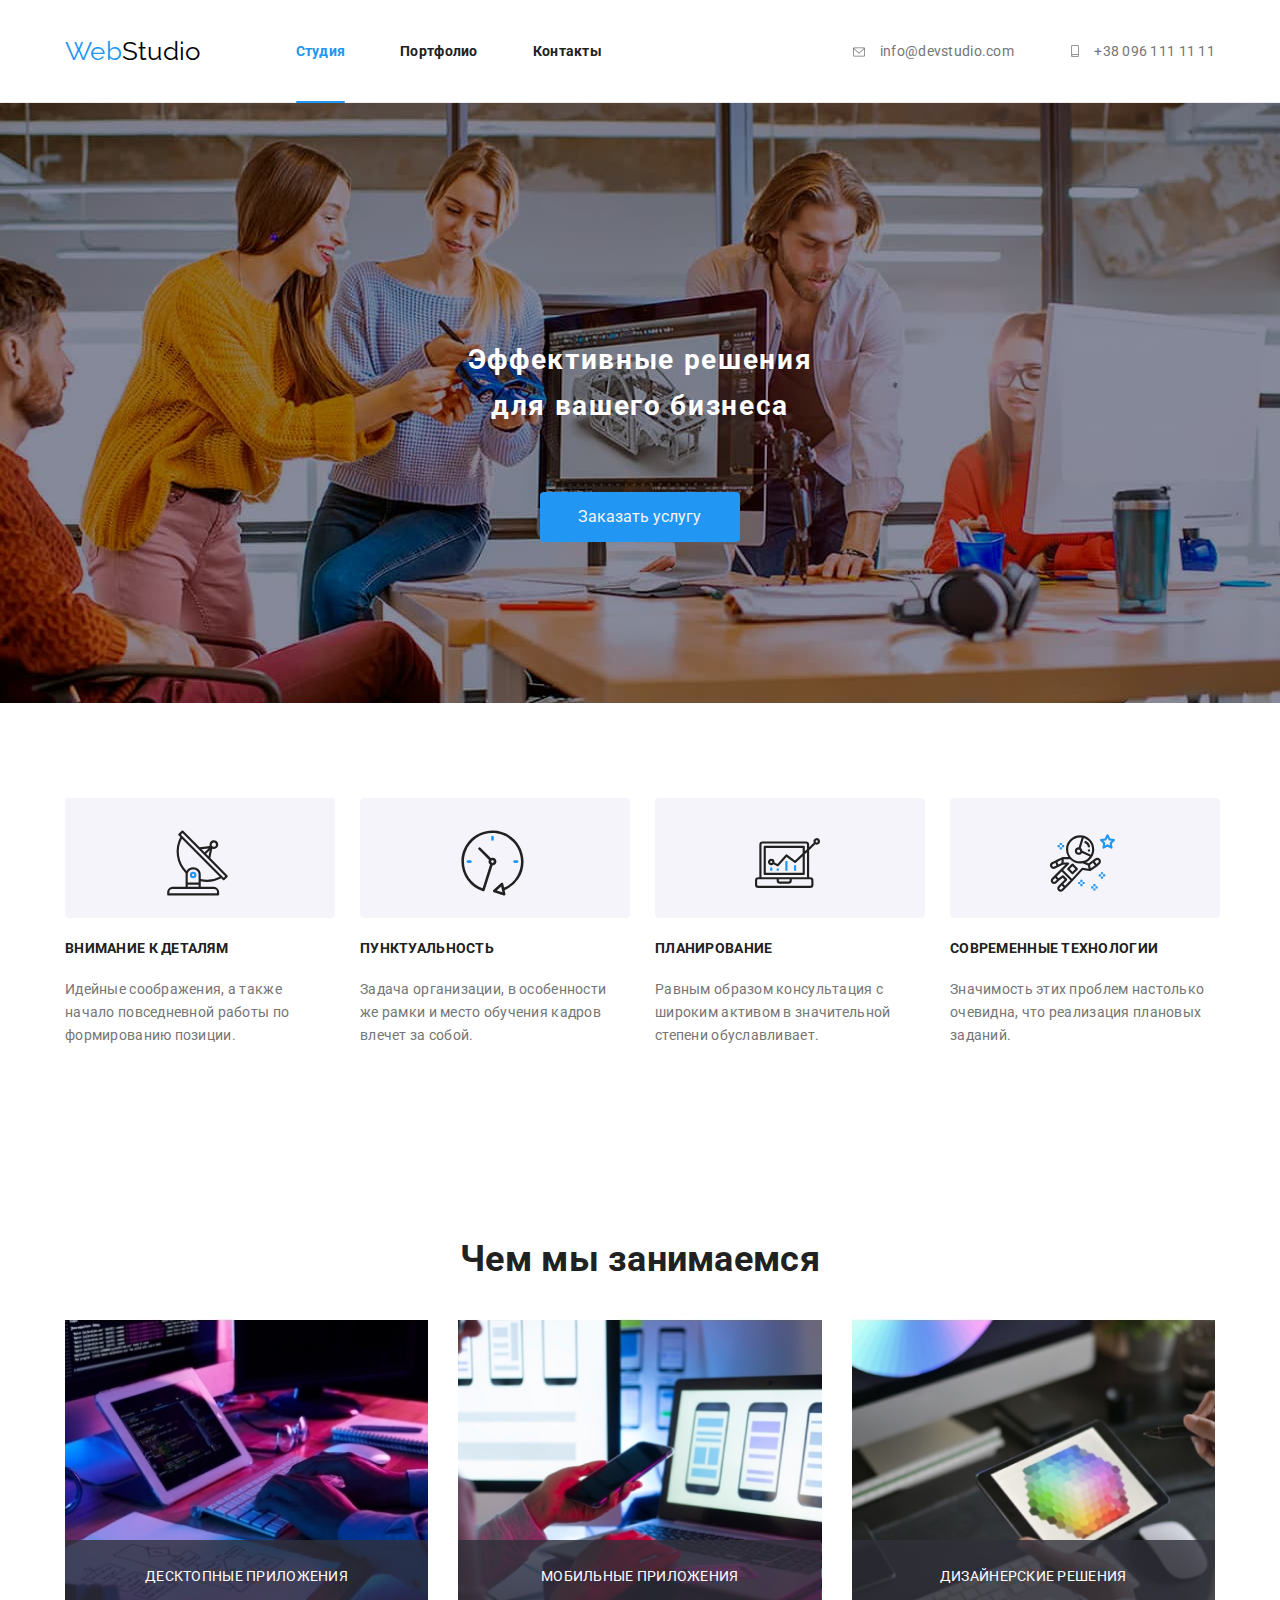
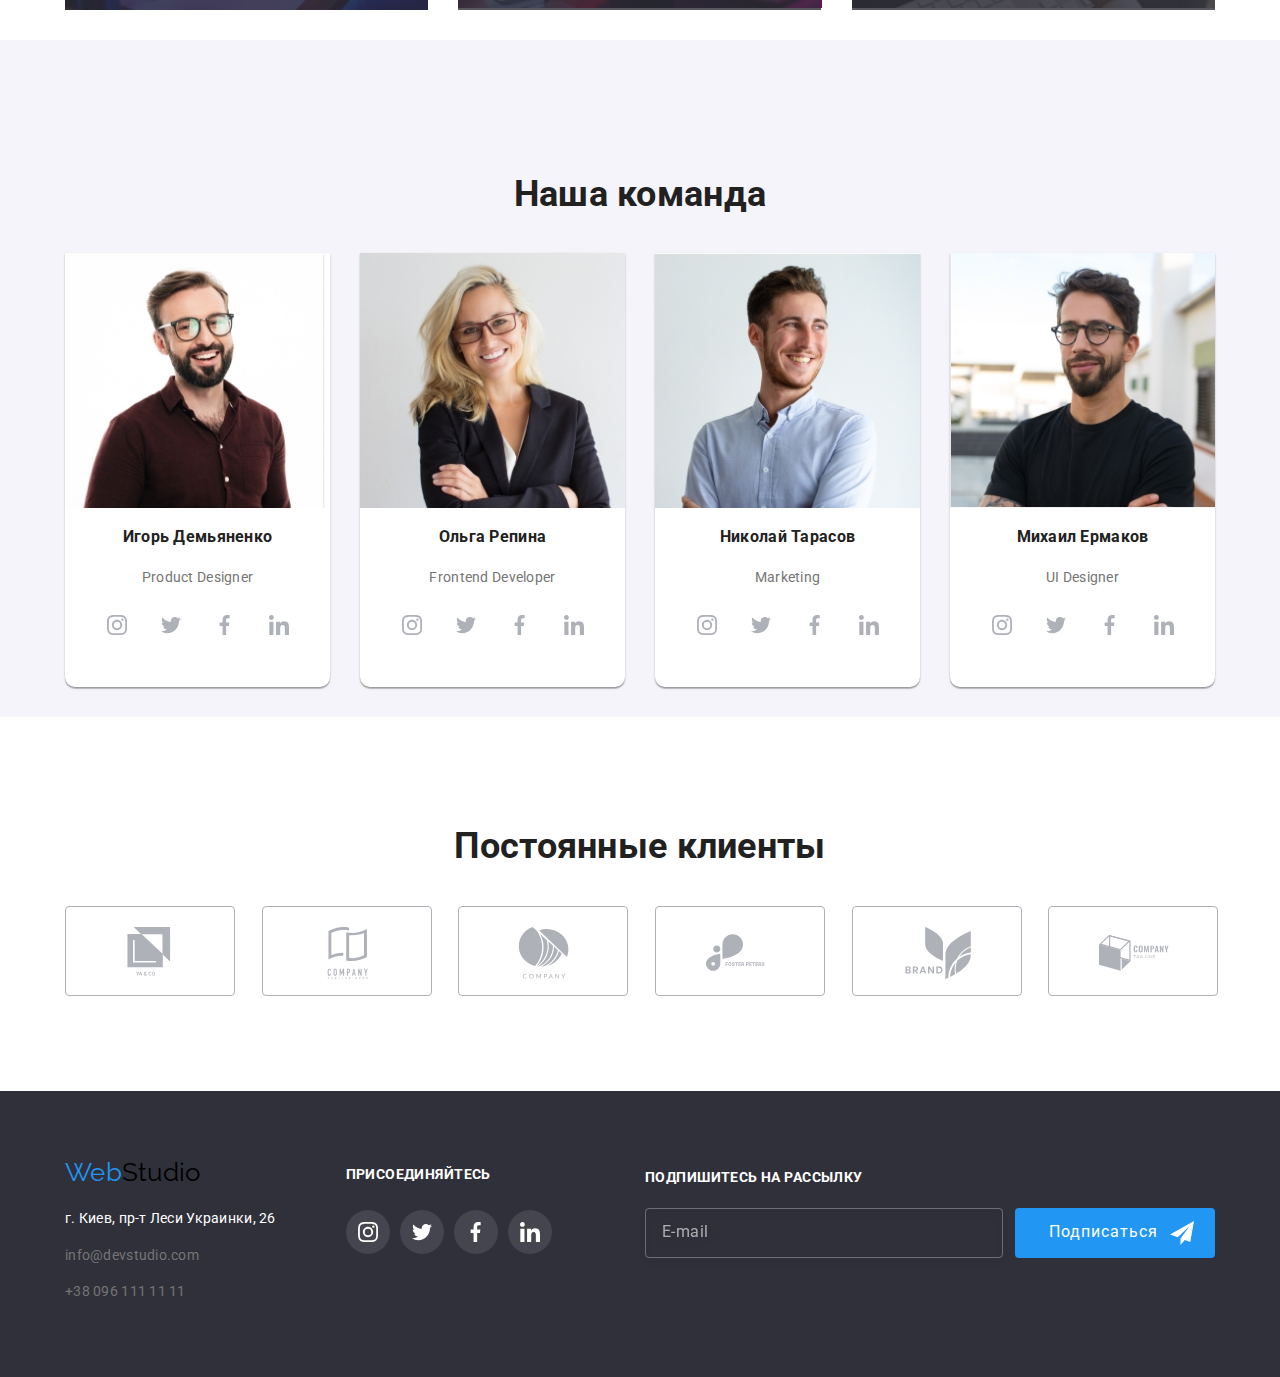
<file: index.html>
<!DOCTYPE html>
<html lang="en">

<head>
    <meta charset="UTF-8">
    <meta name="viewport" content="width=device-width, initial-scale=1.0">
    <title>Web Studio</title>
    <link rel="stylesheet" href="./css/styles.css" />
    <link href="https://fonts.googleapis.com/css2?family=Raleway:wght@700&family=Roboto:wght@400;700&display=swap"
        rel="stylesheet">
    <link rel="stylesheet" href="./css/normalize.css">

</head>

<body>
    <header class="page-header">
        <div class="container flexbox">
            <nav class="navigation">
                <!--site logo-->
                <a class="link" href="./index.html"><span class="logo"><span
                            class="part-logo">Web</span>Studio</span></a>
                <!--site menu-->
                <ul class="list list-tab">
                    <li class="active menu-item">
                        <a class="link" href="./index.html">
                            <span class="main-menu">Студия</span>
                        </a>
                    </li>
                    <li class="menu-item">
                        <a class="link main-menu" href="./portfolio.html">
                            <span class="main-menu">Портфолио</span>
                        </a>
                    </li>
                    <li class="menu-item">
                        <a class="link" href="./contact">
                            <span class="main-menu">Контакты</span>
                        </a>
                    </li>
                </ul>
            </nav>
            <!--contacts-->

            <ul class="list list-tab">
                <li class="menu-item">
                    <a class="link contacts-item" href="mailto:info@devstudio.com">
                        <svg class="e-mail">
                            <use href="./img/symbol-defs.svg#e-mail"></use>
                        </svg>
                        info@devstudio.com </a>
                </li>
                <li class="menu-item">
                    <a class="link contacts-item" href="tel:+380961111111">
                        <svg class="phone">
                            <use href="./img/symbol-defs.svg#tel"></use>
                        </svg>
                        +38 096 111 11 11
                    </a>
                </li>
            </ul>

        </div>
    </header>
    <main>
        <!--Slidebar-->
        <section class="hero">
            <div class="container flexbox">
                <div class="slidebar">
                    <h1>Эффективные решения<br>для вашего бизнеса</h1>
                    <button class="btn-main" type="button" data-open-modal>Заказать услугу</button>
                </div>
            </div>
        </section>
        <!--Our advantages-->
        <section class="advantages">
            <div class="container">
                <ul class="list advantages-list">
                    <li class="advantages-item">

                        <div class="advantages-icon-bg">
                            <svg class="advantages-icon">
                                <use href="./img/symbol-defs.svg#antenna"></use>
                            </svg>
                        </div>
                        <h4><span class="advantages-title">
                                Внимание к деталям
                            </span></h4>
                        <p class=".advantages-content">Идейные соображения, а также начало повседневной работы по
                            формированию позиции.</p>
                    </li>
                    <li class="advantages-item">
                        <div class="advantages-icon-bg">
                            <svg class="advantages-icon">
                                <use href="./img/symbol-defs.svg#clock"></use>
                            </svg>
                        </div>
                        <h4><span class="advantages-title">Пунктуальность</span></h4>
                        <p class=".advantages-content">Задача организации, в особенности же рамки и место обучения
                            кадров влечет за собой.</p>
                    </li>
                    <li class="advantages-item">
                        <div class="advantages-icon-bg">
                            <svg class="advantages-icon">
                                <use href="./img/symbol-defs.svg#diagram"></use>
                            </svg>
                        </div>
                        <h4><span class="advantages-title">Планирование</span></h4>
                        <p>Равным образом консультация с широким активом в значительной
                            степени обуславливает.</p>
                    </li>
                    <li class="advantages-item">
                        <div class="advantages-icon-bg">
                            <svg class="advantages-icon">
                                <use href="./img/symbol-defs.svg#astronaut"></use>
                            </svg>
                        </div>
                        <h4>
                            <span class="advantages-title">Современные технологии</span>
                        </h4>
                        <p class=".advantages-content">Значимость этих проблем настолько очевидна, что реализация
                            плановых заданий.</p>

                    </li>
                </ul>
            </div>
        </section>
        <!--What we do-->
        <section class="services">
            <div class="container">
                <h2>Чем мы занимаемся</h2>
                <ul class="list services-list">
                    <li class="services-item">
                        <img src="./img/img-what-we-do-01.jpg" width="370" alt="Десктопные приложения">
                        <div class="services-text  services-title">
                            <span>Десктопные приложения</span>
                        </div>
                    </li>
                    <li class="services-item">
                        <img src="./img/img-what-we-do-02.jpg" width="370" alt="Мобильные приложения">
                        <div class="services-text services-title">
                            <span>Мобильные приложения</span>
                        </div>
                    </li>
                    <li class="services-item">
                        <img src="./img/img-what-we-do-03.jpg" width="370" alt="Дизайнерские решения">
                        <div class="services-text  services-title">
                            <span>Дизайнерские решения</span>
                        </div>
                    </li>
                </ul>
            </div>
        </section>
        <!--Our team-->
        <section class="section team">
            <div class="container">
                <h2>Наша команда</h2>
                <ul class="list team-list">
                    <li class="team-item">
                        <div class="name card">
                            <img src="./img/team-01.jpg" width="270" alt="Игорь Демьяненко - Product Designer" />
                            <h3><span>Игорь Демьяненко</span></h3>
                            <p>Product Designer</p>
                            <div class="sl-card">
                                <ul class="list sl-icon-list">
                                    <li class="sl-icon-item">
                                        <a class="sl-icon-link" href="https://www.instagram.com" target="_blank">
                                            <svg class="sl-icon">
                                                <use href="./img/symbol-defs.svg#instagram"></use>
                                            </svg>
                                        </a>
                                    </li>
                                    <li class="sl-icon-item">
                                        <a class="sl-icon-link" href="https://twitter.com" target="_blank">
                                            <svg class="sl-icon">
                                                <use href="./img/symbol-defs.svg#twitter"></use>
                                            </svg>
                                        </a>
                                    </li>
                                    <li class="sl-icon-item">
                                        <a class="sl-icon-link" href="https://www.facebook.com" target="_blank">
                                            <svg class="sl-icon">
                                                <use href="./img/symbol-defs.svg#facebook"></use>
                                            </svg>
                                        </a>
                                    </li>
                                    <li class="sl-icon-item">
                                        <a class="sl-icon-link" href="https://www.linkedin.com" target="_blank">
                                            <svg class="sl-icon">
                                                <use href="./img/symbol-defs.svg#linkedin"></use>
                                            </svg>
                                        </a>
                                    </li>
                                </ul>

                            </div>
                        </div>
                    </li>
                    <li class="team-item">
                        <div class="name card">
                            <img src="./img/team-02.jpg" width="270" alt="Ольга Репина - Frontend Developer" />
                            <h3><span>Ольга Репина</span></h3>
                            <p>Frontend Developer</p>
                            <div class="sl-card">
                                <ul class="list sl-icon-list">
                                    <li class="sl-icon-item">
                                        <a class="sl-icon-link" href="https://www.instagram.com" target="_blank">
                                            <svg class="sl-icon">
                                                <use href="./img/symbol-defs.svg#instagram"></use>
                                            </svg>
                                        </a>
                                    </li>
                                    <li class="sl-icon-item">
                                        <a class="sl-icon-link" href="https://twitter.com" target="_blank">
                                            <svg class="sl-icon">
                                                <use href="./img/symbol-defs.svg#twitter"></use>
                                            </svg>
                                        </a>
                                    </li>
                                    <li class="sl-icon-item">
                                        <a class="sl-icon-link" href="https://www.facebook.com" target="_blank">
                                            <svg class="sl-icon">
                                                <use href="./img/symbol-defs.svg#facebook"></use>
                                            </svg>
                                        </a>
                                    </li>
                                    <li class="sl-icon-item">
                                        <a class="sl-icon-link" href="https://www.linkedin.com" target="_blank">
                                            <svg class="sl-icon">
                                                <use href="./img/symbol-defs.svg#linkedin"></use>
                                            </svg>
                                        </a>
                                    </li>
                                </ul>

                            </div>
                        </div>
                    </li>
                    <li class="team-item">
                        <div class="name card">
                            <img src="./img/team-03.jpg" width="270" alt="Николай Тарасов - Marketing" />
                            <h3><span>Николай Тарасов</span></h3>
                            <p>Marketing</p>
                            <div class="sl-card">
                                <ul class="list sl-icon-list">
                                    <li class="sl-icon-item">
                                        <a class="sl-icon-link" href="https://www.instagram.com" target="_blank">
                                            <svg class="sl-icon">
                                                <use href="./img/symbol-defs.svg#instagram"></use>
                                            </svg>
                                        </a>
                                    </li>
                                    <li class="sl-icon-item">
                                        <a class="sl-icon-link" href="https://twitter.com" target="_blank">
                                            <svg class="sl-icon">
                                                <use href="./img/symbol-defs.svg#twitter"></use>
                                            </svg>
                                        </a>
                                    </li>
                                    <li class="sl-icon-item">
                                        <a class="sl-icon-link" href="https://www.facebook.com" target="_blank">
                                            <svg class="sl-icon">
                                                <use href="./img/symbol-defs.svg#facebook"></use>
                                            </svg>
                                        </a>
                                    </li>
                                    <li class="sl-icon-item">
                                        <a class="sl-icon-link" href="https://www.linkedin.com" target="_blank">
                                            <svg class="sl-icon">
                                                <use href="./img/symbol-defs.svg#linkedin"></use>
                                            </svg>
                                        </a>
                                    </li>
                                </ul>

                            </div>
                        </div>
                    </li>
                    <li class="team-item">
                        <div class="name card">
                            <img src="./img/team-04.jpg" width="270" alt="Михаил Ермаков - UI Designer" />
                            <h3><span>Михаил Ермаков</span></h3>
                            <p>UI Designer</p>
                            <div class="sl-card">
                                <ul class="list sl-icon-list">
                                    <li class="sl-icon-item">
                                        <a class="sl-icon-link" href="https://www.instagram.com" target="_blank">
                                            <svg class="sl-icon">
                                                <use href="./img/symbol-defs.svg#instagram"></use>
                                            </svg>
                                        </a>
                                    </li>
                                    <li class="sl-icon-item">
                                        <a class="sl-icon-link" href="https://twitter.com" target="_blank">
                                            <svg class="sl-icon">
                                                <use href="./img/symbol-defs.svg#twitter"></use>
                                            </svg>
                                        </a>
                                    </li>
                                    <li class="sl-icon-item">
                                        <a class="sl-icon-link" href="https://www.facebook.com" target="_blank">
                                            <svg class="sl-icon">
                                                <use href="./img/symbol-defs.svg#facebook"></use>
                                            </svg>
                                        </a>
                                    </li>
                                    <li class="sl-icon-item">
                                        <a class="sl-icon-link" href="https://www.linkedin.com" target="_blank">
                                            <svg class="sl-icon">
                                                <use href="./img/symbol-defs.svg#linkedin"></use>
                                            </svg>
                                        </a>
                                    </li>
                                </ul>

                            </div>
                        </div>
                    </li>
                </ul>
            </div>
        </section>
        <!--Regular customers-->
        <section class="customers">
            <div class="container">
                <h2 class="customers-title">Постоянные клиенты</h2>
                <ul class="list customers-list">
                    <li class="customers-item">
                        <a class="customers-link" href="#">
                            <svg class="customers-logo">
                                <use href="./img/sprite-customers.svg#customers-logo-01"></use>
                            </svg>
                        </a>
                    </li>
                    <li class="customers-item">
                        <a class="customers-link" href="">
                            <svg class="customers-logo">
                                <use href="./img/sprite-customers.svg#customers-logo-02"></use>
                            </svg>
                        </a>
                    </li>
                    <li class="customers-item">
                        <a class="customers-link" href="#">
                            <svg class="customers-logo">
                                <use href="./img/sprite-customers.svg#customers-logo-03"></use>
                            </svg>
                        </a>
                    </li>
                    <li class="customers-item">
                        <a class="customers-link" href="#">
                            <svg class="customers-logo">
                                <use href="./img/sprite-customers.svg#customers-logo-04"></use>
                            </svg>
                        </a>
                    </li>
                    <li class="customers-item">
                        <a class="customers-link" href="#">
                            <svg class="customers-logo">
                                <use href="./img/sprite-customers.svg#customers-logo-05"></use>
                            </svg>
                        </a>
                    </li>
                    <li class="customers-item">
                        <a class="customers-link" href="#">
                            <svg class="customers-logo">
                                <use href="./img/sprite-customers.svg#customers-logo-06"></use>
                            </svg>
                        </a>
                    </li>
                </ul>
            </div>
        </section>
    </main>

    <footer>
        <div class="container flexbox">
            <address class="contacts-box">

                <a class="link" href="./index.html">
                    <span class="logo"><span class="part-logo">Web</span>Studio</span>
                </a>
                <p>
                    <span class="address-text">г. Киев, пр-т Леси Украинки, 26</span>
                </p>
                <p>
                    <a class="link" href="mailto:info@devstudio.com">
                        <span class="address-text-link">info@devstudio.com</span>
                    </a>
                </p>
                <p>
                    <a class="link" href="tel:+380961111111">
                        <span class="address-text-link">+38 096 111 11 11</span>
                    </a>
                </p>

            </address>
            <div class="container sl">
                <span class="sl-title">присоединяйтесь</span>
                <ul class="list sl-list">
                    <li class="sl-icon-item">
                        <a class="sl-footer-link" href="https://www.instagram.com" target="_blank">
                            <svg class="sl-footer-icon">
                                <use href="./img/symbol-defs.svg#instagram"></use>
                            </svg>
                        </a>
                    </li>
                    <li class="sl-icon-item">
                        <a class="sl-footer-link" href="https://twitter.com" target="_blank">
                            <svg class="sl-footer-icon">
                                <use href="./img/symbol-defs.svg#twitter"></use>
                            </svg>
                        </a>
                    </li>
                    <li class="sl-icon-item">
                        <a class="sl-footer-link" href="https://www.facebook.com" target="_blank">
                            <svg class="sl-footer-icon">
                                <use href="./img/symbol-defs.svg#facebook"></use>
                            </svg>
                        </a>
                    </li>
                    <li class="sl-icon-item">
                        <a class="sl-footer-link" href="https://www.linkedin.com" target="_blank">
                            <svg class="sl-footer-icon">
                                <use href="./img/symbol-defs.svg#linkedin"></use>
                            </svg>
                        </a>
                    </li>
                </ul>

            </div>
            <div>
                <form class="modal-form-footer">
                    <label class="modal-form-footer-label">
                        <span class="modal-form-footer-title">Подпишитесь на рассылку</span>
                        <div class="form-footer-field">
                            <input type="email" name="user-email" class="form-footer-hint" placeholder="E-mail" />
                        </div>
                    </label>
                    <button type="submit" class="btn-submit">
                        <span class="btn-submit-text">Подписаться</span>
                        <svg class="modal-footer-icon">
                            <use href="./img/speite-for-forms.svg#modal-send-icon"></use>
                        </svg>
                    </button>
                </form>
            </div>
        </div>

    </footer>
    <div class="backdrop is-hidden" data-backdrop>
        <!--<div class="backdrop" data-backdrop>-->
        <div class="container">
            <div class="modal">
                <button class="btn-modal" data-close-modal>
                    <svg class="btn-close">
                        <use href="./img/speite-for-forms.svg#btn-close"></use>
                    </svg>
                </button>

                <form class="modal-form">
                    <span class="modal-title">Оставьте свои данные, мы вам перезвоним</span>
                    <label for="user-name" class="form-field-label">
                        <span class="form-field-title">Имя</span>
                        <div class="form-field">
                            <input type="text" name="user-name" id="user-name" class="form-field-input" required />
                            <svg class="form-field-icon">
                                <use href="./img/speite-for-forms.svg#modal-name-icon"></use>
                            </svg>
                        </div>
                    </label>
                    <label for="user-phone" class="form-field-label">
                        <span class="form-field-title">Телефон</span>
                        <div class="form-field">
                            <input type="tel" name="user-phone" id="user-phone" class="form-field-input" required />
                            <svg class="form-field-icon">
                                <use href="./img/speite-for-forms.svg#modal-phone-icon"></use>
                            </svg>
                        </div>
                    </label>
                    <label for="user-email" class="form-field-label">
                        <span class="form-field-title">Почта</span>
                        <div class="form-field">
                            <input type="email" name="user-email" id="user-email" class="form-field-input" required />
                            <svg class="form-field-icon">
                                <use href="./img/speite-for-forms.svg#modal-mail-icon"></use>
                            </svg>
                        </div>
                    </label>
                    <label>
                        <span class="form-field-title">Комментарий</span>
                        <div class="form-field-message">
                            <textarea name="user-message" class="form-field-comment" placeholder="Введите текст"
                                rows="3"></textarea>
                        </div>
                    </label>
                    <div class="modal-checkbox">
                        <label for="checkbox" class="checkbox-label">

                            <input type="checkbox" class="checkbox is-hidden" id="checkbox" checked />

                            <svg class="checkbox-icon">
                                <use href="./img/speite-for-forms.svg#modal-yes-icon"></use>
                            </svg>

                            <div class="modal-checkbox">Соглашаюсь с рассылкой и принимаю
                                <a href=""><span class="link-agree"><u>Условия договора</u></span></a>
                            </div>
                        </label>
                    </div>

                    <button type="submit" class="modal-btn-submit">
                        <span class="modal-btn-submit-text">Отправить</span></button>
                </form>
            </div>
        </div>
    </div>
    <script>
        const refs = {
            openModalBtn: document.querySelector("[data-open-modal]"),
            closeModalBtn: document.querySelector("[data-close-modal]"),
            backdrop: document.querySelector("[data-backdrop]"),
        };
        refs.openModalBtn.addEventListener("click", toggleModal);
        refs.closeModalBtn.addEventListener("click", toggleModal);

        refs.backdrop.addEventListener("click", logBackdropClick);

        function toggleModal() {
            refs.backdrop.classList.toggle("is-hidden");
        }
        function logBackdropClick() {
            console.log("Click");
        }

    </script>

</body>

</html>
</file>
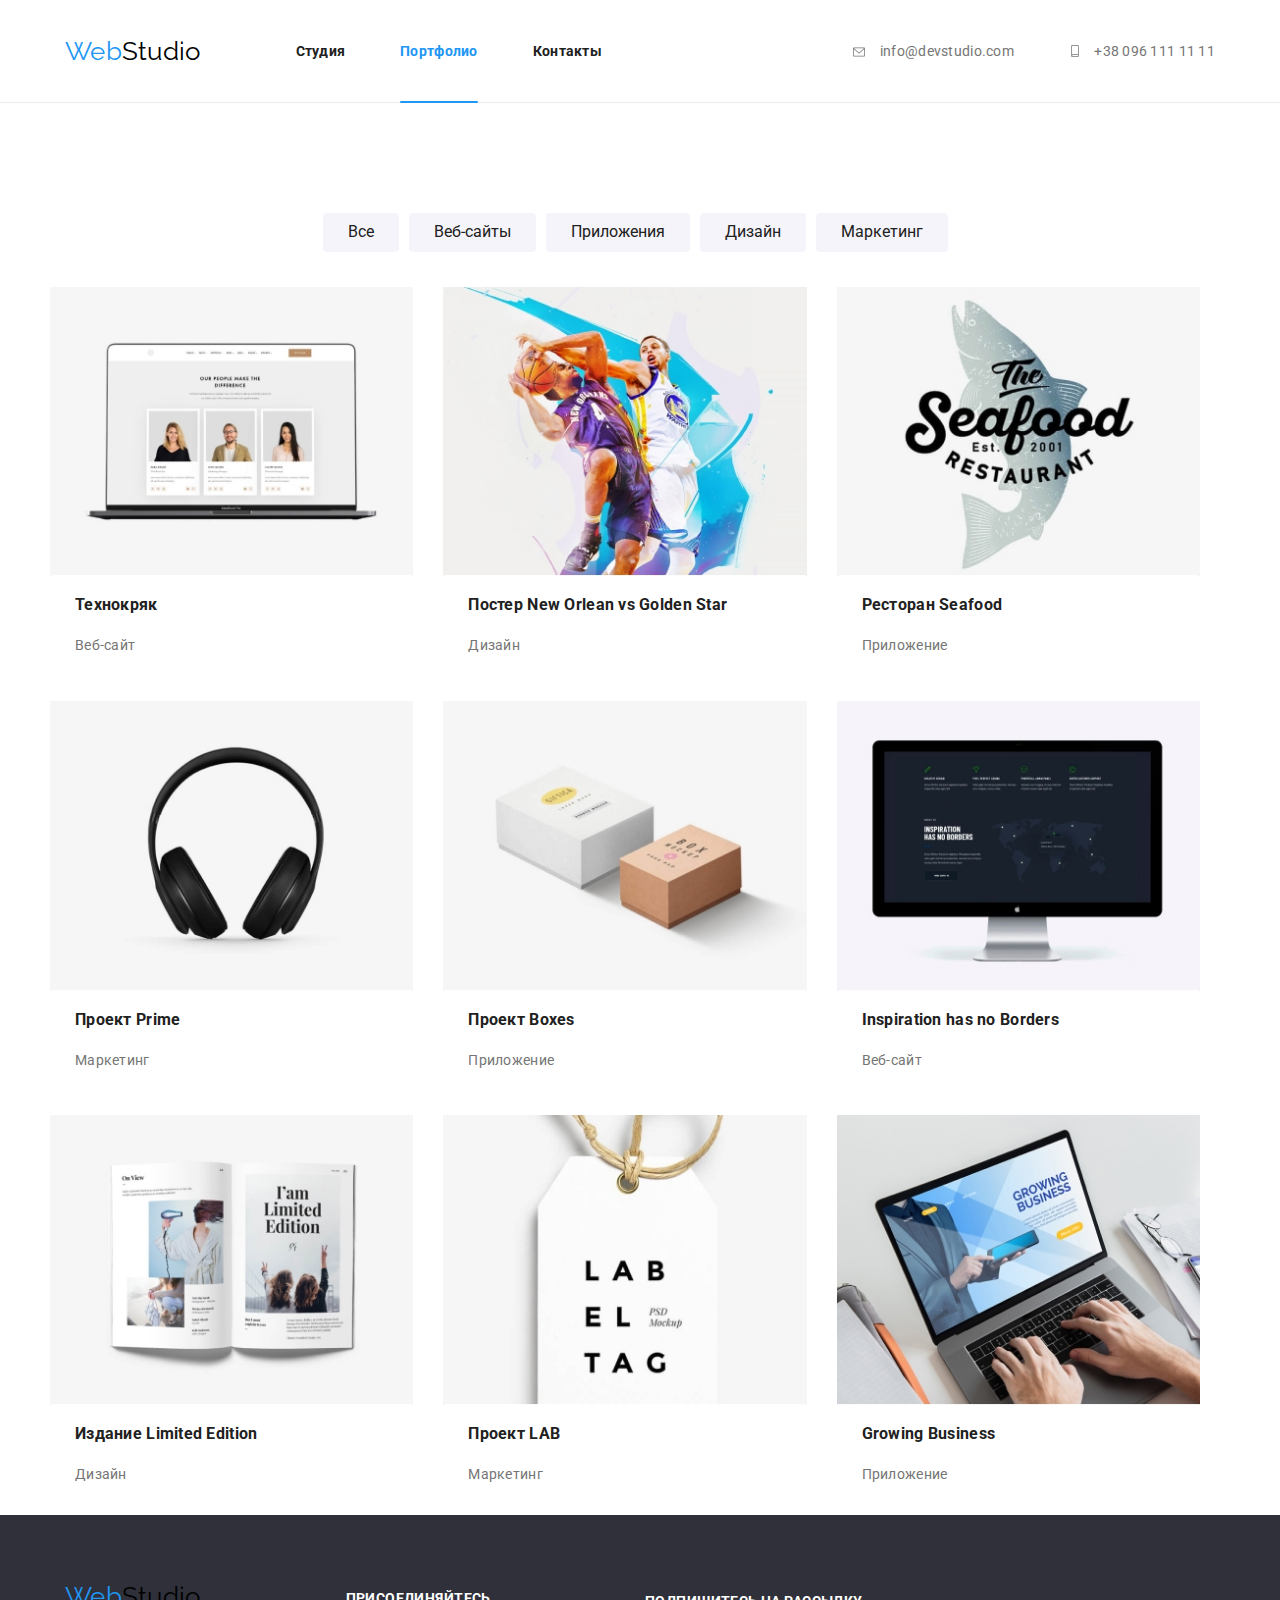
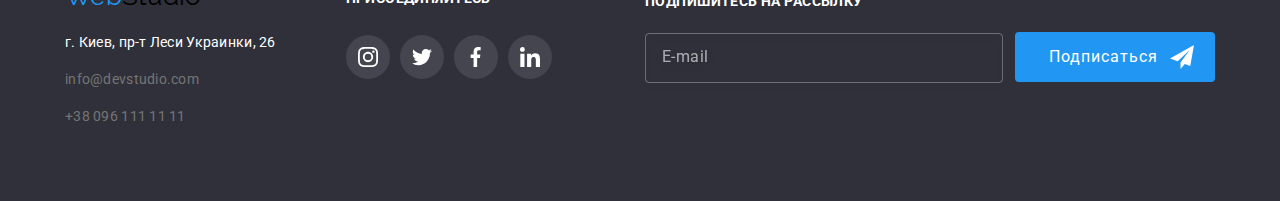
<file: portfolio.html>
<!DOCTYPE html>
<html lang="en">

<head>
    <meta charset="UTF-8">
    <meta name="viewport" content="width=device-width, initial-scale=1.0">
    <title>Web Studio</title>
    <link rel="stylesheet" href="./css/styles.css" />
    <link href="https://fonts.googleapis.com/css2?family=Raleway:wght@700&family=Roboto:wght@400;700&display=swap"
        rel="stylesheet">
    <link rel="stylesheet" href="./css/normalize.css">

</head>

<body>
    <header class="page-header">
        <div class="container flexbox">
            <nav class="navigation">
                <!--site logo-->
                <a class="link" href="./index.html"><span class="logo"><span
                            class="part-logo">Web</span>Studio</span></a>
                <!--site menu-->
                <ul class="list list-tab">
                    <li class="menu-item">
                        <a class="link" href="./index.html">
                            <span class="main-menu">Студия</span>
                        </a>
                    </li>
                    <li class="active menu-item">
                        <a class="link main-menu" href="./portfolio.html">
                            <span class="main-menu">Портфолио</span>
                        </a>
                    </li>
                    <li class="menu-item">
                        <a class="link" href="./contact">
                            <span class="main-menu">Контакты</span>
                        </a>
                    </li>
                </ul>
            </nav>
            <!--contacts-->

            <ul class="list list-tab">
                <li class="menu-item">
                    <a class="link contacts-item" href="mailto:info@devstudio.com">
                        <svg class="e-mail">
                            <use href="./img/symbol-defs.svg#e-mail"></use>
                        </svg>
                        info@devstudio.com </a>
                </li>
                <li class="menu-item">
                    <a class="link contacts-item" href="tel:+380961111111">
                        <svg class="phone">
                            <use href="./img/symbol-defs.svg#tel"></use>
                        </svg>
                        +38 096 111 11 11
                    </a>
                </li>
            </ul>

        </div>
    </header>
    <main>
        <div class="content">
            <!--Sorter-->
            <section>
                <!--<div class="container">
                    <div class="btn-group sorter">
                        <button type="button" class="btn">Все</button>
                        <button type="button" class="btn">Веб-сайты</button>
                        <button type="button" class="btn">Приложения</button>
                        <button type="button" class="btn">Дизайн</button>
                        <button type="button" class="btn">Маркетинг</button>
                    </div>-->
                <div class="sorter">
                    <ul class="list sorter">
                        <li class="sorter-item">
                            <button type="button" class="btn">Все</button>
                        </li>
                        <li class="sorter-item">
                            <button type="button" class="btn">Веб-сайты</button>
                        </li>
                        <li class="sorter-item">
                            <button type="button" class="btn">Приложения</button>
                        </li>
                        <li class="sorter-item">
                            <button type="button" class="btn">Дизайн</button>
                        </li>
                        <li class="sorter-item">
                            <button type="button" class="btn">Маркетинг</button>
                        </li>
                    </ul>
                </div>

            </section>

            <section>
                <div class="container">
                    <ul class="list sorter-list">
                        <li class="projects-item">
                            <div class="project-card">
                                <div class="project-overlay"><img src="./img/portfolio-projects-img-01.jpg"
                                        alt="Технокряк" />
                                    <div class="overlay">
                                        <p>Технокряк это современная площадка распространения коронавируса. Компании
                                            используют эту платформу для цифрового
                                            шпионажа и атак на защищённые сервера конкурентов.</p>
                                    </div>
                                </div>
                                <div class="caption">
                                    <h3>Технокряк</h3>
                                    <p>Веб-сайт</p>
                                </div>
                            </div>
                        </li>
                        <li class="projects-item">
                            <div class="project-card">
                                <div class="project-overlay"><img src="./img/portfolio-projects-img-02.jpg"
                                        alt="Постер New Orlean vs Golden Star" />
                                </div>
                                <div class="caption">
                                    <h3>Постер New Orlean vs Golden Star</h3>
                                    <p>Дизайн</p>
                                </div>
                            </div>
                        </li>
                        <li class="projects-item">
                            <div class="project-card">
                                <div class="project-overlay"><img src="./img/portfolio-projects-img-03.jpg"
                                        alt="Ресторан Seafood" /></div>
                                <div class="caption">
                                    <h3>Ресторан Seafood</h3>
                                    <p>Приложение</p>
                                </div>
                            </div>
                        </li>
                        <li class="projects-item">
                            <div class="project-card">
                                <div class="project-overlay"><img src="./img/portfolio-projects-img-04.jpg"
                                        alt="Проект Prime" /></div>
                                <div class="caption">
                                    <h3>Проект Prime</h3>
                                    <p>Маркетинг</p>
                                </div>
                            </div>
                        </li>
                        <li class="projects-item">
                            <div class="project-card">
                                <div class="project-overlay"><img src="./img/portfolio-projects-img-05.jpg"
                                        alt="Проект Boxes" /></div>
                                <div class="caption">
                                    <h3>Проект Boxes</h3>
                                    <p>Приложение</p>
                                </div>
                            </div>
                        </li>
                        <li class="projects-item">
                            <div class="project-card">
                                <div class="project-overlay"><img src="./img/portfolio-projects-img-06.jpg"
                                        alt="Inspiration has no Borders" />
                                </div>
                                <div class="caption">
                                    <h3>Inspiration has no Borders</h3>
                                    <p>Веб-сайт</p>
                                </div>
                            </div>
                        </li>
                        <li class="projects-item">
                            <div class="project-card">
                                <div class="project-overlay"><img src="./img/portfolio-projects-img-07.jpg"
                                        alt="Издание Limited Edition" />
                                </div>
                                <div class="caption">
                                    <h3>Издание Limited Edition</h3>
                                    <p>Дизайн</p>
                                </div>
                            </div>
                        </li>
                        <li class="projects-item">
                            <div class="project-card">
                                <div class="project-overlay"><img src="./img/portfolio-projects-img-08.jpg"
                                        alt="Проект LAB" /></div>
                                <div class="caption">
                                    <h3>Проект LAB</h3>
                                    <p>Маркетинг</p>
                                </div>
                            </div>
                        </li>
                        <li class="projects-item">
                            <div class="project-card">
                                <div class="project-overlay"><img src="./img/portfolio-projects-img-09.jpg"
                                        alt="Growing Business" /></div>
                                <div class="caption">
                                    <h3>Growing Business</h3>
                                    <p>Приложение</p>
                                </div>
                            </div>
                        </li>
                    </ul>
                </div>
            </section>
        </div>
    </main>
    <footer>
        <div class="container flexbox">
            <address class="contacts-box">

                <a class="link" href="./index.html">
                    <span class="logo"><span class="part-logo">Web</span>Studio</span>
                </a>
                <p>
                    <span class="address-text">г. Киев, пр-т Леси Украинки, 26</span>
                </p>
                <p>
                    <a class="link" href="mailto:info@devstudio.com">
                        <span class="address-text-link">info@devstudio.com</span>
                    </a>
                </p>
                <p>
                    <a class="link" href="tel:+380961111111">
                        <span class="address-text-link">+38 096 111 11 11</span>
                    </a>
                </p>

            </address>
            <div class="container sl">
                <span class="sl-title">присоединяйтесь</span>
                <ul class="list sl-list">
                    <li class="sl-icon-item">
                        <a class="sl-footer-link" href="https://www.instagram.com" target="_blank">
                            <svg class="sl-footer-icon">
                                <use href="./img/symbol-defs.svg#instagram"></use>
                            </svg>
                        </a>
                    </li>
                    <li class="sl-icon-item">
                        <a class="sl-footer-link" href="https://twitter.com" target="_blank">
                            <svg class="sl-footer-icon">
                                <use href="./img/symbol-defs.svg#twitter"></use>
                            </svg>
                        </a>
                    </li>
                    <li class="sl-icon-item">
                        <a class="sl-footer-link" href="https://www.facebook.com" target="_blank">
                            <svg class="sl-footer-icon">
                                <use href="./img/symbol-defs.svg#facebook"></use>
                            </svg>
                        </a>
                    </li>
                    <li class="sl-icon-item">
                        <a class="sl-footer-link" href="https://www.linkedin.com" target="_blank">
                            <svg class="sl-footer-icon">
                                <use href="./img/symbol-defs.svg#linkedin"></use>
                            </svg>
                        </a>
                    </li>
                </ul>

            </div>
            <div>
                <form class="modal-form-footer">
                    <label class="modal-form-footer-label">
                        <span class="modal-form-footer-title">Подпишитесь на рассылку</span>
                        <div class="form-footer-field">
                            <input type="email" name="user-email" class="form-footer-hint" placeholder="E-mail" />
                        </div>
                    </label>
                    <button type="submit" class="btn-submit">
                        <span class="btn-submit-text">Подписаться</span>
                        <svg class="modal-footer-icon">
                            <use href="./img/speite-for-forms.svg#modal-send-icon"></use>
                        </svg>
                    </button>
                </form>
            </div>
        </div>

    </footer>
</body>

</html>
</file>
<file: css/styles.css>
:root {
  --title-text-color: #212121;
  --main-text-color: #757575;
  --white-color: #fff;
  --assent-color: #2196f3;
  --logo-color: #000;
  --bg-color: #f5f4fa;
  --secondr-bg-color: #2f303a;
}

html {
  box-sizing: border-box;
}

*,
*::before,
*::after {
  box-sizing: inherit;
}

body {
  color: var(--main-text-color);
  background-color: var(--white-color);
  font-family: "Roboto", sans-serif;
  font-size: 14px;
  font-weight: 400;
  line-height: 1.625;
  letter-spacing: 0.02em;
}
img {
  display: block;
  max-width: 100%;
  height: auto;
}
textarea {
  resize: none;
  border: 0px;
}
.page-header {
  padding-top: 30px;
  padding-bottom: 30px;
  border-bottom: 1px solid #ececec;
}
.page-header .flexbox {
  justify-content: flex-end;
  align-items: center;
}
.container {
  width: 1200px;
  padding-left: 25px;
  padding-right: 25px;
  margin-right: auto;
  margin-left: auto;
}

.flexbox {
  display: flex;
}

/*footer*/
footer {
  display: block;
  text-decoration: none;
  background-color: var(--secondr-bg-color);
}

.address-text {
  font-style: normal;
  color: var(--white-color);
}
.address-text-link {
  display: block;
  font-style: normal;
  color: var(--main-text-color);
}
.address-text {
  font-style: normal;
}

.list {
  list-style-type: none;
  margin: 0;
  padding: 0;
}
.list-tab {
  display: flex;
}

h1 {
  font-size: 44px;
  color: var(--white-color);
  letter-spacing: 0.06em;
}
h2 {
  font-size: 36px;
  color: var(--title-text-color);
  text-align-last: center;
}
h3 {
  font-size: 16px;
  color: var(--title-text-color);
}
h4 {
  font-size: 14px;
  color: var(--title-text-color);
}

/*header*/
.logo {
  font-family: "Raleway", sans-serif;
  font-size: 26px;
  color: var(--logo-color);
  font-style: normal;
  margin-right: 95px;
}
.part-logo {
  font-family: "Raleway", sans-serif;
  font-size: 26px;
  color: var(--assent-color);
}
.main-menu:hover,
.main-menu:focus,
.contacts-item:hover,
.contacts-item:focus,
.link:hover,
.link:focus {
  color: var(--assent-color);
  transition: 250ms cubic-bezier(0.4, 0, 0.2, 1);
}
.main-menu {
  color: var(--title-text-color);
  font-weight: 700;
  font-size: 14px;
}
.menu-item:not(:last-child) {
  margin-right: 55px;
}
.link {
  display: block;
  text-decoration: none;
}

li a span {
  color: var(--title-text-color);
}
li.active a span {
  color: var(--assent-color);
}
.active {
  position: relative;
}
.active::after {
  content: "";
  position: absolute;
  left: 0;
  bottom: -40px;
  width: 100%;
  height: 2px;
  background-color: var(--assent-color);
  border-radius: 2px;
  transition: 250ms cubic-bezier(0.4, 0, 0.2, 1);
}
/*.list-tab li a span {
  float: left;
  padding: 10px 18px;
  margin-right: 4px;
  word-wrap: normal;
  margin-bottom: 20px;
}*/
.contacts-item {
  color: var(--main-text-color);
  font-weight: 400;
  font-size: 14px;
  line-height: 16px;
  letter-spacing: 0.02em;
}

.contacts-bloc:not(:last-child) {
  margin-left: 50px;
}
.navigation {
  display: flex;
  align-items: center;
  margin-right: auto;
}

/*main content*/
.backdrop {
  position: fixed;
  top: 0;
  left: 0;
  width: 100%;
  height: 100%;
  background: rgba(0, 0, 0, 0.2);
}
.backdrop.is-hidden {
  opacity: 0;
  pointer-events: none;
  transition: 250ms cubic-bezier(0.4, 0, 0.2, 1);
}
.is-hidden {
  opacity: 0;
  pointer-events: none;
}
.modal {
  position: absolute;
  top: 50%;
  left: 50%;
  transform: translate(-50%, -50%);
  width: 528px;
  height: 581px;
  background-color: var(--white-color);
  box-shadow: 0px 1px 3px rgba(0, 0, 0, 0.12), 0px 1px 1px rgba(0, 0, 0, 0.14),
    0px 2px 1px rgba(0, 0, 0, 0.2);
  border-radius: 4px;
  transition: 250ms cubic-bezier(0.4, 0, 0.2, 1);
}

.modal-title {
  margin-top: 40px;
  margin-bottom: 12px;
  font-weight: bold;
  font-size: 20px;
  line-height: 23px;
  text-align: center;
  letter-spacing: 0.02em;
  color: var(--title-text-color);
}
.form-field-title {
  font-weight: normal;
  font-size: 12px;
  line-height: 14px;
  letter-spacing: 0.01em;
  color: var(--main-text-color);
}
.form-field-label {
  position: relative;
  margin-bottom: 10px;
}
.modal-form {
  display: flex;
  flex-wrap: wrap;
  justify-content: space-between;
  align-items: flex-start;
  width: 448px;
  padding-right: 10px;
  margin-right: 40px;
  margin-left: 40px;
}
.form-field {
  width: 448px;
  height: 40px;
  border: 1px solid rgba(33, 33, 33, 0.2);
  box-sizing: border-box;
  border-radius: 4px;
}
.form-field:focus,
.form-field:hover {
  transition: 250ms cubic-bezier(0.4, 0, 0.2, 1);
  border: 1px solid var(--assent-color);
}
.form-field:hover .form-field-icon {
  fill: var(--assent-color);
}
.form-field-message {
  width: 448px;
  border: 1px solid rgba(33, 33, 33, 0.2);
  box-sizing: border-box;
  border-radius: 4px;
}
.form-field-message:focus,
.form-field-message:hover {
  transition: 250ms cubic-bezier(0.4, 0, 0.2, 1);
  border: 1px solid var(--assent-color);
}
.form-field-comment {
  width: 425px;
  margin: 12px 16px;
  outline: transparent;
}
.form-field-input {
  width: 405px;
  margin-left: 43px;
  padding-top: 12px;
  background-color: transparent;
  border: 0px;
  outline: transparent;
}
.form-field-comment::placeholder {
  padding-top: 12px;
  font-size: 12px;
  line-height: 14px;
  letter-spacing: 0.01em;
  color: rgba(117, 117, 117, 0.5);
}
.link-agree {
  color: var(--assent-color);
}
.modal-checkbox {
  position: relative;
  width: 425px;
}
.checkbox-label {
  position: relative;
  width: 423px;
}

.checkbox-label a {
  text-decoration: none;
}

.checkbox-label div::before {
  content: "";
  display: inline-block;
  width: 16px;
  height: 16px;
  border: 3px solid var(--title-text-color);
  border-radius: 2px;
  margin-right: 10px;
  vertical-align: middle;
}

.checkbox:checked ~ div::before {
  background-color: var(--accent-color);
  border-color: var(--accent-color);
  background: var(--assent-color);
  border-radius: 2px;
  border: 2px solid var(--assent-color);
}
.checkbox-icon {
  position: absolute;
  width: 12px;
  height: 12px;
  margin-top: 28px;
  margin-left: -22px;
  z-index: 3;
}
.btn-submit {
  display: flex;
  width: 200px;
  height: 50px;
  margin-top: 42px;
  background-color: var(--assent-color);
  border: none;
  color: var(--white-color);
  font-size: 16px;
  border-radius: 4px;
  text-align: center;
  letter-spacing: 0.06em;
  outline-width: 0px;
}
.btn-submit-text {
  margin-top: auto;
  margin-bottom: auto;
  margin-left: 28px;
  margin-right: 0px;
  padding-right: 12px;
}
.btn-modal {
  position: absolute;
  right: 10px;
  top: 10px;
  background-color: var(--white-color);
  width: 30px;
  height: 30px;
  border: 1px solid rgba(0, 0, 0, 0.1);
  border-radius: 50%;
  box-sizing: border-box;
  outline-width: 0px;
}
.modal-btn-submit {
  display: flex;
  width: 200px;
  height: 50px;
  margin-right: auto;
  margin-left: auto;
  margin-top: 30px;
  background-color: var(--assent-color);
  border: none;
  color: var(--white-color);
  font-size: 16px;
  border-radius: 4px;
  text-align: center;
  letter-spacing: 0.06em;
  filter: drop-shadow(0px 4px 4px rgba(0, 0, 0, 0.25));
  outline-width: 0px;
}
.modal-btn-submit-text {
  margin-top: auto;
  margin-bottom: auto;
  margin-left: auto;
  margin-right: auto;
}
.btn-close {
  width: 11px;
  height: 11px;
  outline-width: 0px;
}
.btn-close:focus,
.btn-close:hover {
  fill: var(--assent-color);
  transition: 250ms cubic-bezier(0.4, 0, 0.2, 1);
}

.modal-form-footer {
  display: flex;
  margin-top: 75px;
}
.modal-form-footer-title {
  font-weight: bold;
  font-size: 14px;
  line-height: 16px;
  letter-spacing: 0.03em;
  text-transform: uppercase;
  color: var(--white-color);
}
.form-footer-field {
  width: 358px;
  height: 50px;
  border: 1px solid rgba(255, 255, 255, 0.3);
  box-sizing: border-box;
  filter: drop-shadow(0px 4px 4px rgba(0, 0, 0, 0.15));
  border-radius: 4px;
  background-color: transparent;
  margin-top: 20px;
  margin-right: 12px;
  outline-width: 0px;
}
.form-footer-hint::placeholder {
  font-size: 16px;
  line-height: 20px;
  align-items: center;
  letter-spacing: 0.03em;
  color: rgba(255, 255, 255, 0.6);
}
.form-footer-hint {
  width: 330px;
  border: 0px;
  padding: 0px;
  margin-top: 15px;
  margin-left: 16px;
  margin-right: 0px;
  margin-bottom: 15px;
  background-color: transparent;
  outline-width: 0px;
}
.modal-footer-icon {
  width: 24px;
  height: 24px;
  margin-top: auto;
  margin-bottom: auto;
  margin-right: 0px;
  padding-right: 0px;
  fill: var(--white-color);
}
.sorter {
  display: flex;
  justify-content: center;
}

.slidebar {
  text-align: center;
  display: block;
  margin-left: auto;
  margin-right: auto;
  padding-top: 215px;
}
.sorter-list {
  display: flex;
  flex-wrap: wrap;
  margin: -15px;
}
.projects-item {
  width: calc((100% - 30px * 3) / 3);
  margin-right: 30px;
  margin-bottom: 30px;
}
.projects-item:nth-child(3n) {
  margin-right: 0;
}
.project-card {
  background: var (--white-color);
}
.project-card:hover {
  background: var (--white-color);
  border: 1px solid #eeeeee;
  box-sizing: border-box;
  box-shadow: 0px 1px 1px rgba(0, 0, 0, 0.12), 0px 4px 4px rgba(0, 0, 0, 0.06),
    1px 4px 6px rgba(0, 0, 0, 0.16);
}
.project-overlay {
  position: relative;

  margin-left: auto;
  margin-right: auto;
  background-color: #bdbdbd;
  overflow: hidden;
}
.project-overlay:hover .overlay {
  transform: translateY(0);
}
.overlay {
  position: absolute;
  top: 0;
  left: 0;
  width: 100%;
  height: 100%;
  background: rgba(33, 150, 243, 0.9);

  transform: translateY(100%);
  transition: transform 250ms ease;
}

.overlay > p {
  color: var(--white-color);
  padding: 63px 24px;
  margin: 0;
  font-family: Roboto;
  font-size: 18px;
  line-height: 28px;
  letter-spacing: 0.03em;
}

.overlay code {
  display: inline-block;
  padding: 2px 4px;
  border-radius: 2px;
  background-color: #fff;
  color: #2a2a2a;
}
/*.project-item {
  width: calc((100% - 30px * 2) / 3);
  margin-right: 30px;
  margin-bottom: 30px;
}

.project-item:nth-child(3n) {
  margin-right: 0;
}

.project-item:nth-last-child(-n + 3) {
  margin-bottom: 0;
}*/
.caption {
  padding-left: 25px;
}

.hero {
  background-image: url(../img/slidebar-001.jpg);
  max-width: 1600px;
  height: 600px;
  background-repeat: no-repeat;
  background-position: center;
}
.btn-main {
  background-color: var(--assent-color);
  border: none;
  color: var(--bg-color);
  font-size: 16px;
  border-radius: 4px;
  margin-top: 45px;
  width: 200px;
  height: 50px;
  outline-width: 0px;
}

.btn {
  background-color: var(--bg-color);
  border: none;
  color: var(--title-text-color);
  font-size: 16px;
  border-radius: 4px;
  margin-right: 10px;
  margin-bottom: 50px;
  margin-top: 110px;
  padding: 10px 25px;
  outline-width: 0px;
}

.btn:hover {
  background-color: var(--assent-color);
  color: var(--white-color);
  box-shadow: drop-shadow(0px 4px 4px rgba(0, 0, 0, 0.25));
  transition: 250ms cubic-bezier(0.4, 0, 0.2, 1);
}
.btn-group {
  display: inline-block;
}

.btn-group:hover {
  color: var(--white-color);
  box-shadow: drop-shadow(0px 4px 4px rgba(0, 0, 0, 0.25));
}
.section {
  padding-top: 110px;
}

.customers-title {
  margin-top: 100px;
}
.advantages {
  padding-top: 95px;
}
.advantages-title {
  text-transform: uppercase;
}
.advantages-content {
  letter-spacing: 0.03em;
}
.advantages-list {
  display: flex;
}
.advantages-item {
  width: calc((100% - 30px * 3) / 4);
  margin-right: 30px;
  margin-bottom: 30px;
}
.advantages-item:nth-child(4n) {
  margin-right: 0;
}
.services {
  padding-top: 110px;
}
.services-list {
  display: flex;
}

.services-item {
  position: relative;
  width: calc((100% - 30px * 2) / 3);
  margin-right: 30px;
  margin-bottom: 30px;
}

.services-item:nth-child(3n) {
  margin-right: 0;
}

.services-text {
  position: absolute;
  left: 0;
  bottom: 0;
  width: 363px;
  height: 70px;
  background: rgba(47, 48, 58, 0.8);
}
.services-title {
  text-transform: uppercase;
  color: var(--white-color);
  text-align: center;
  padding-top: 25px;
}
.team {
  background: var(--bg-color);
  padding-top: 95px;
}

.team-list {
  display: flex;
  flex-wrap: wrap;
  /* margin: -15px; */
}

.team-item {
  width: calc((100% - 30px * 3) / 4);
  margin-right: 30px;
  margin-bottom: 30px;
}

.team-item:nth-child(4n) {
  margin-right: 0;
}
.name {
  text-align: center;
}
.card {
  background: var(--white-color);
  border-bottom-right-radius: 10px;
  border-bottom-left-radius: 10px;
  box-shadow: 0px 1px 3px rgba(0, 0, 0, 0.12), 0px 1px 1px rgba(0, 0, 0, 0.14),
    0px 2px 1px rgba(0, 0, 0, 0.2);
}
/*icons*/
.sl-icon-list {
  display: flex;
  justify-content: center;
  padding-bottom: 40px;
}
.sl-icon-item:not(:last-child) {
  margin-right: 10px;
}
.sl-icon-link {
  display: flex;
  justify-content: center;
  align-items: center;
  width: 44px;
  height: 44px;
  border-radius: 50%;
}
.sl-icon-link:hover {
  width: 44px;
  height: 44px;
  border-radius: 50%;
  background-color: var(--assent-color);
  transition: 250ms cubic-bezier(0.4, 0, 0.2, 1);
}
.sl-icon-link:hover .sl-icon {
  fill: var(--white-color);
}
.sl-icon {
  width: 20px;
  height: 20px;
  fill: #afb1b8;
}

.form-field-icon {
  position: absolute;
  margin-left: 11px;
  margin-top: 12px;
  margin-bottom: 12px;
  top: 50%;
  left: 0;
  transform: translateY(-50%);
  fill: var(--title-text-color);
}
.form-field-icon {
  width: 18px;
  height: 18px;
}
.customers {
  margin-top: 40px;
}
.customers-list {
  display: flex;
  flex-wrap: wrap;
  margin-bottom: 95px;
}
.customers-link {
  width: 170px;
  height: 90px;
  border: 1px solid #afb1b8;
  box-sizing: border-box;
  border-radius: 4px;
  display: block;
  text-decoration: none;
}
.customers-link:focus,
.customers-link:hover {
  border: 1px solid var(--assent-color);
  transition: 250ms cubic-bezier(0.4, 0, 0.2, 1);
}

.customers-logo {
  display: flex;
  justify-content: center;
  width: 70px;
  height: 52px;
  margin-top: 20px;
  margin-left: 50px;
  fill: #afb1b8;
}
.customers-link:focus .customers-logo,
.customers-link:hover .customers-logo {
  fill: var(--assent-color);
  transition: 250ms cubic-bezier(0.4, 0, 0.2, 1);
  outline: transparent;
}
.customers-item {
  width: calc((100% - 30px * 5) / 6);
  margin-right: 30px;
}
.customers-item:nth-child(6n) {
  margin-right: 0;
}
.contacts-box {
  margin-top: 60px;
  margin-bottom: 60px;
}
.sl {
  width: 206px;
  padding-top: 72px;
  margin-left: 50px;
  padding-left: 0px;
  padding-right: 0px;
}
.sl-title {
  color: var(--white-color);
  font-weight: bold;
  font-size: 14px;
  line-height: 16px;
  letter-spacing: 0.03em;
  text-transform: uppercase;
}
.sl-list {
  display: flex;
  margin-top: 25px;
}

.sl-footer-link {
  display: flex;
  justify-content: center;
  align-items: center;
  width: 44px;
  height: 44px;
  border-radius: 50%;
  background-color: rgba(255, 255, 255, 0.1);
}
.sl-footer-icon {
  width: 20px;
  height: 20px;
  fill: var(--white-color);
}
.sl-footer-link:hover {
  width: 44px;
  height: 44px;
  border-radius: 50%;
  background-color: var(--assent-color);
}
.sl-footer-link:hover .sl-footer-icon {
  background-color: var(--assent-color);
  transition: 250ms cubic-bezier(0.4, 0, 0.2, 1);
}
.e-mail {
  width: 16px;
  height: 12px;
  margin-bottom: -2px;
  margin-right: 10px;
  fill: var(--main-text-color);
}
.phone {
  width: 12px;
  height: 16px;
  margin-bottom: -3px;
  margin-right: 10px;
  fill: var(--main-text-color);
}
.contacts-item:hover .phone {
  fill: var(--assent-color);
}
.contacts-item:hover .e-mail {
  fill: var(--assent-color);
}
/*.advantages-item::before {
  content: " ";
  display: block;
  width: 270px;
  height: 120px;
  background: #f5f4fa;
  border-radius: 4px;
  background-image: url(../img/symbol-defs.svg#antenna);
}*/
.advantages-icon-bg {
  width: 270px;
  height: 120px;
  background: #f5f4fa;
  border-radius: 4px;
}
.advantages-icon {
  width: 65px;
  height: 70px;
  margin-top: 30px;
  margin-bottom: 30px;
  margin-left: 100px;
}
</file>
